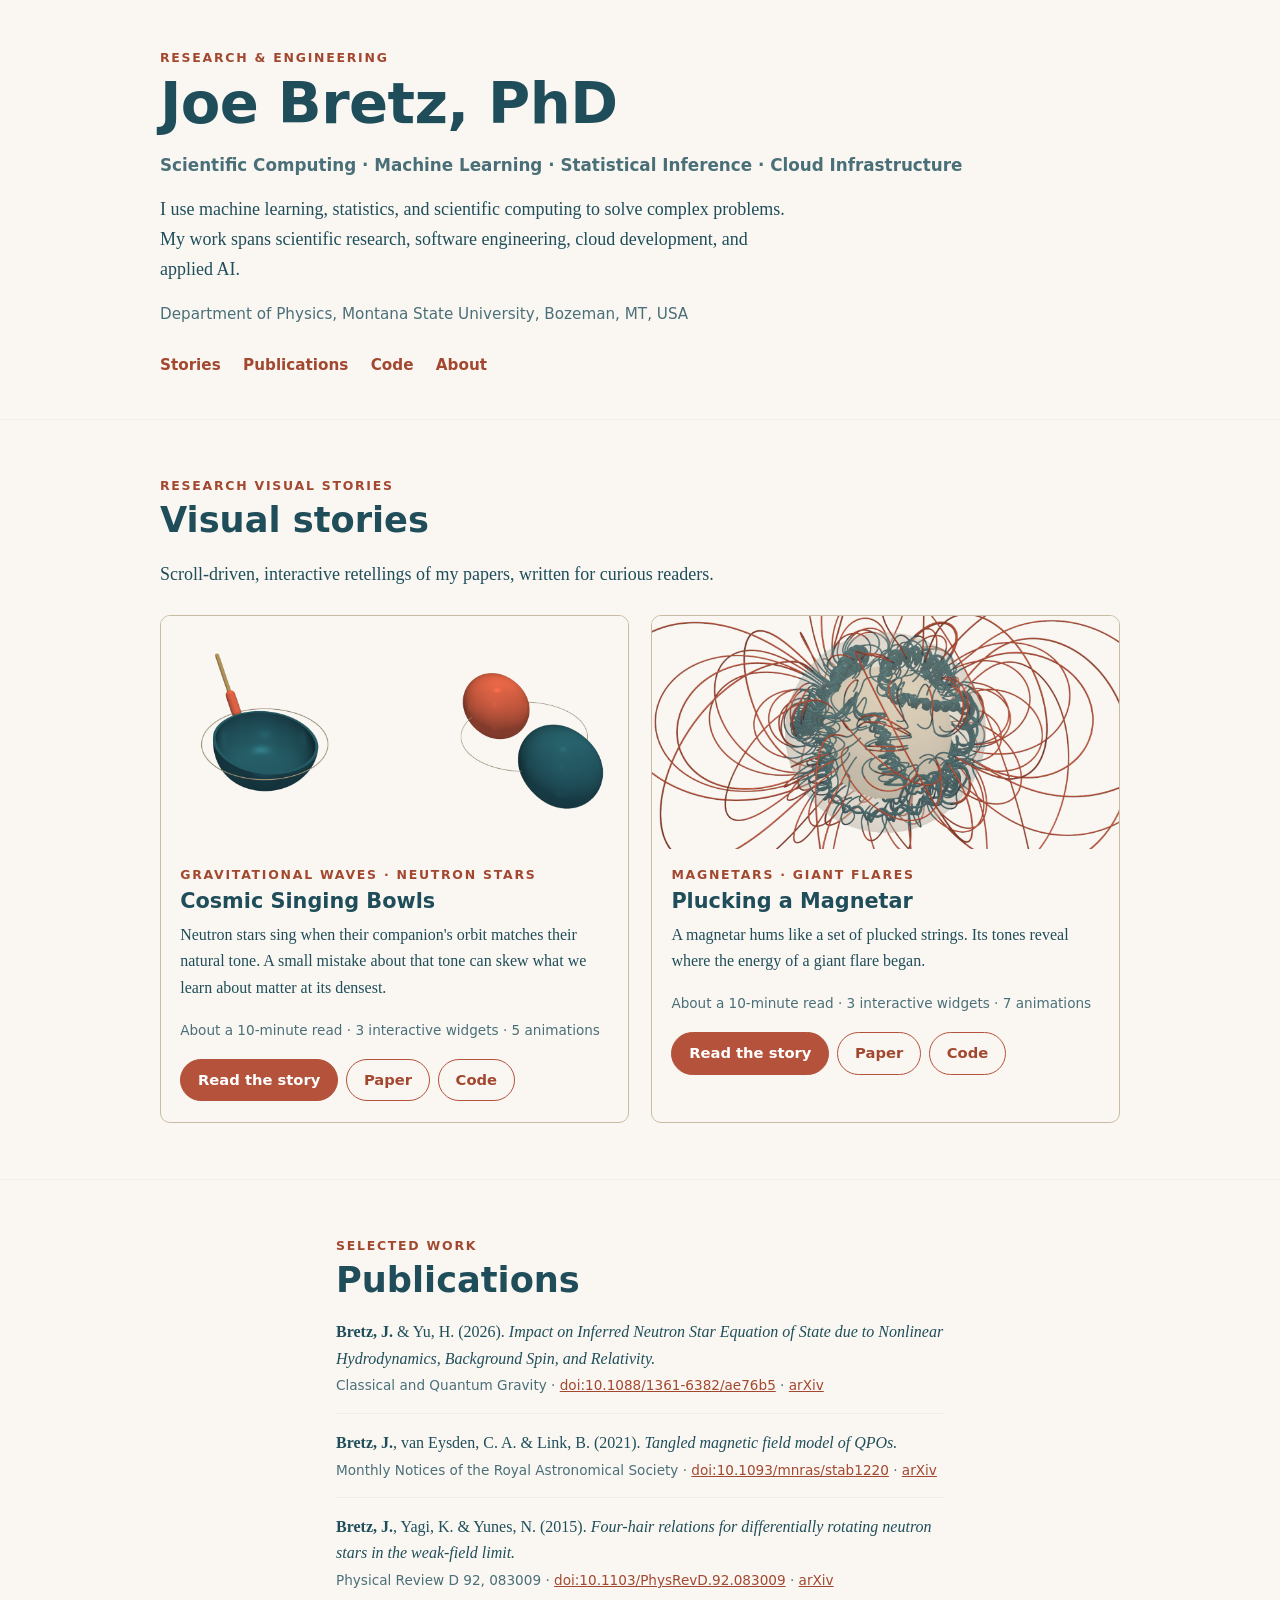
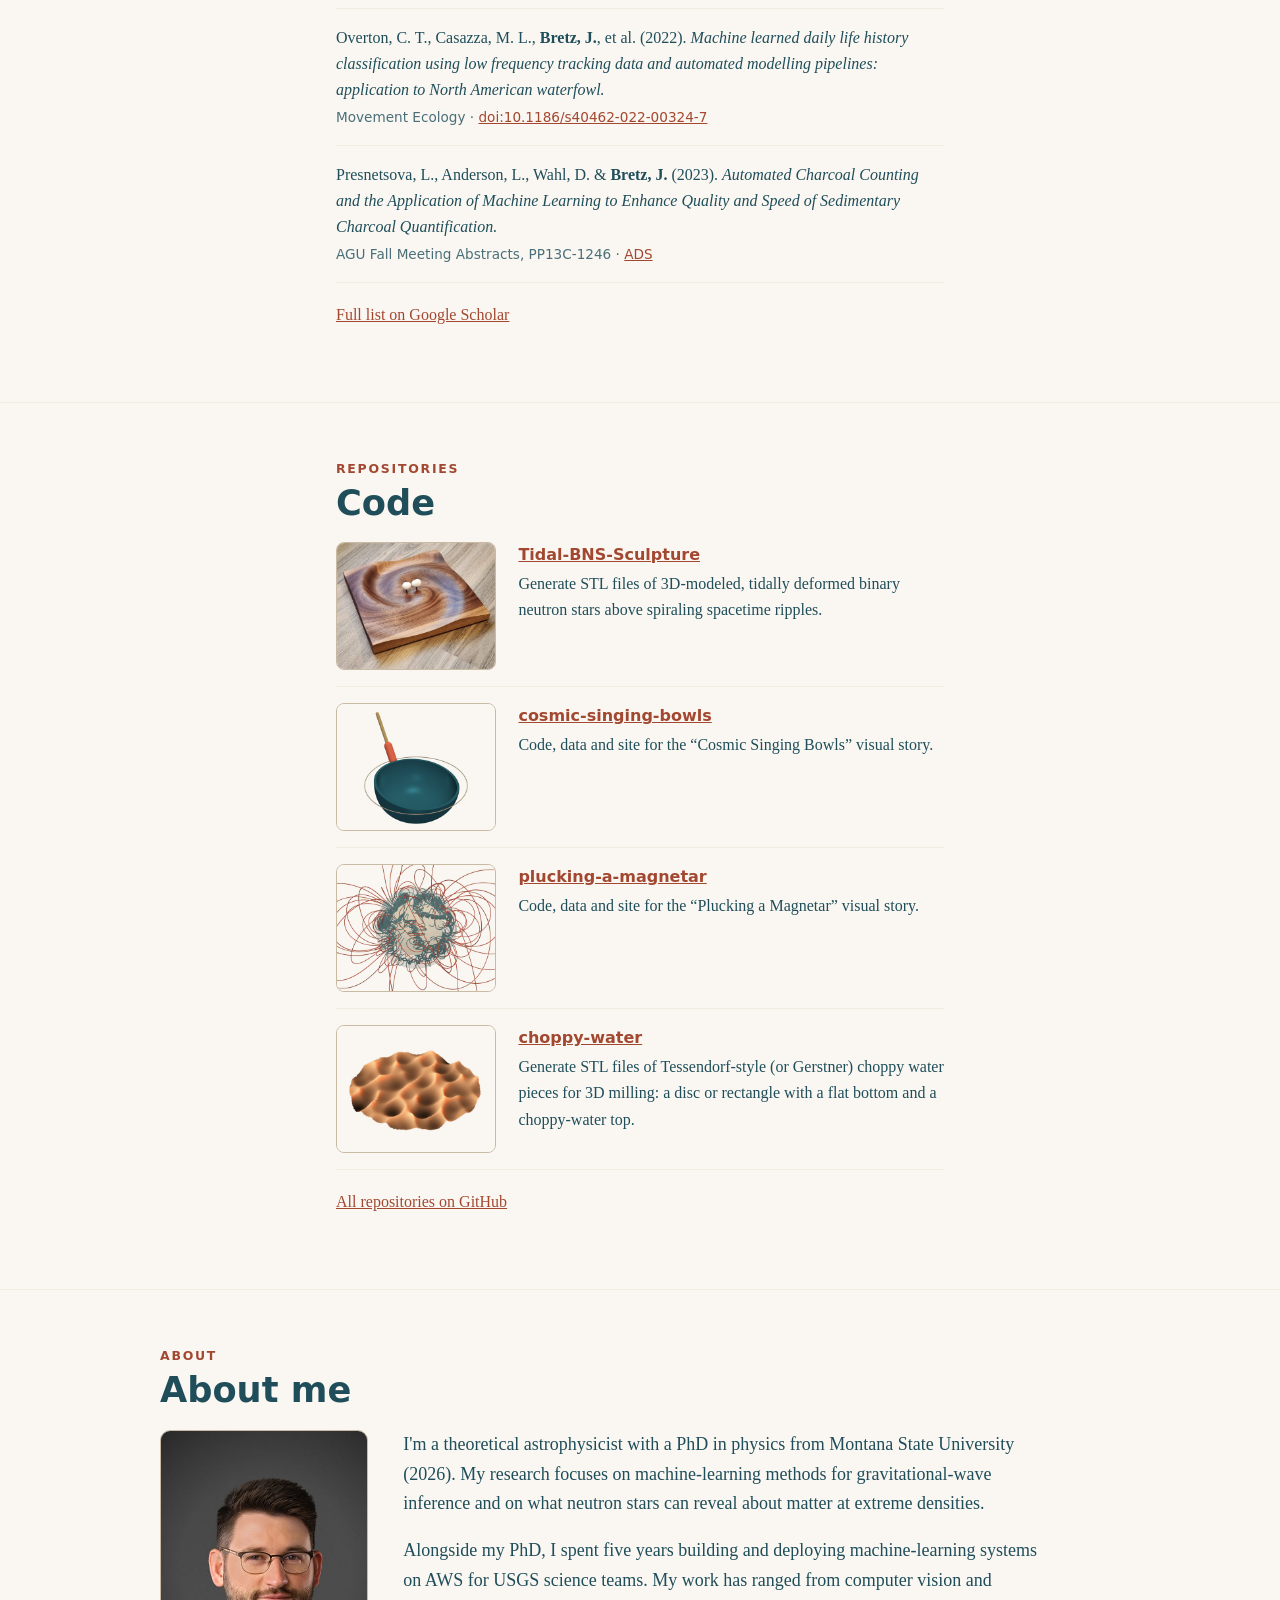
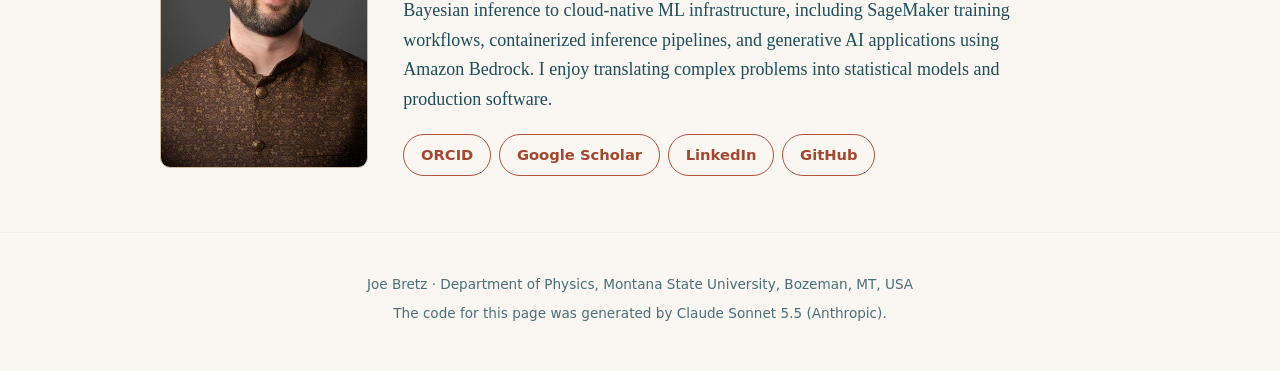
<file: index.html>
<!doctype html>
<html lang="en">
<head>
  <meta charset="utf-8">
  <meta name="viewport" content="width=device-width, initial-scale=1">
  <title>Joe Bretz | Physicist | AI &amp; ML Engineer | Data Scientist | Cloud Developer</title>
  <meta name="description" content="Joe Bretz: physicist and AI/ML engineer. Research on gravitational waves and neutron stars, interactive visual stories, publications and code.">
  <link rel="canonical" href="https://astrojoebretz.github.io/">

  <meta property="og:type" content="website">
  <meta property="og:title" content="Joe Bretz | Physicist | AI &amp; ML Engineer | Data Scientist | Cloud Developer">
  <meta property="og:description" content="Research on gravitational waves and neutron stars, interactive visual stories, publications and code.">
  <meta property="og:image" content="https://astrojoebretz.github.io/assets/og-image.png">
  <meta property="og:image:width" content="1200">
  <meta property="og:image:height" content="630">
  <meta property="og:image:alt" content="A singing bowl with a mallet beside two orbiting neutron stars">
  <meta property="og:url" content="https://astrojoebretz.github.io/">

  <link rel="icon" href="data:image/svg+xml,%3Csvg xmlns='http://www.w3.org/2000/svg' viewBox='0 0 32 32'%3E%3Cpath d='M3 12h26c0 9-6 15-13 15S3 21 3 12z' fill='%231F4E5A'/%3E%3Ccircle cx='24' cy='8' r='3.5' fill='%23B5523B'/%3E%3C/svg%3E">
  <link rel="stylesheet" href="css/style.css">
</head>
<body>
  <a class="skip" href="#main">Skip to main content</a>

  <header class="hero">
    <div class="wide">
      <div class="kicker">Research &amp; engineering</div>
      <h1>Joe Bretz, PhD</h1>
      <p class="role">Scientific Computing &middot; Machine Learning &middot; Statistical Inference &middot; Cloud Infrastructure</p>
      <p class="lede">I use machine learning, statistics, and scientific computing to solve complex problems. My work spans scientific research, software engineering, cloud development, and applied AI.</p>
      <p class="affil">Department of Physics, Montana State University, Bozeman, MT, USA</p>
      <nav aria-label="Page sections">
        <ul>
          <li><a href="#stories">Stories</a></li>
          <li><a href="#publications">Publications</a></li>
          <li><a href="#code">Code</a></li>
          <li><a href="#about">About</a></li>
        </ul>
      </nav>
    </div>
  </header>

  <main id="main">
    <section id="stories" aria-labelledby="stories-h">
      <div class="wide">
        <div class="kicker">Research visual stories</div>
        <h2 id="stories-h">Visual stories</h2>
        <p class="intro">Scroll-driven, interactive retellings of my papers, written for curious readers.</p>
        <div class="stories">
          <!-- Story card: copy this whole <article> to add a story (see README.md) -->
          <!-- Cosmic Singing Bowls -->
          <article class="card story">
            <a class="thumb" href="/cosmic-singing-bowls/">
              <img src="assets/thumbnails/cosmic-singing-bowls.png" width="1600" height="720"
                   alt="A suede-wrapped mallet circling a singing bowl beside two orbiting neutron stars" loading="lazy">
            </a>
            <div class="body">
              <div class="kicker">Gravitational waves &middot; Neutron stars</div>
              <h3><a href="/cosmic-singing-bowls/">Cosmic Singing Bowls</a></h3>
              <p>Neutron stars sing when their companion's orbit matches their natural tone. A small mistake about that tone can skew what we learn about matter at its densest.</p>
              <p class="meta">About a 10-minute read &middot; 3 interactive widgets &middot; 5 animations</p>
              <div class="actions">
                <a class="btn" href="/cosmic-singing-bowls/">Read the story</a>
                <a class="btn ghost" href="https://arxiv.org/abs/2602.04951" rel="noopener">Paper</a>
                <a class="btn ghost" href="https://github.com/AstroJoeBretz/cosmic-singing-bowls" rel="noopener">Code</a>
              </div>
            </div>
          </article>
          <!-- Plucking a Magnetar -->
          <article class="card story">
            <a class="thumb" href="/plucking-a-magnetar/">
              <img src="assets/thumbnails/plucking-a-magnetar.png" width="1600" height="720"
                  alt="Twisted magnetic field lines coiled just below a magnetar's surface, joining smooth loops outside" loading="lazy">
            </a>
            <div class="body">
              <div class="kicker">Magnetars &middot; Giant flares</div>
              <h3><a href="/plucking-a-magnetar/">Plucking a Magnetar</a></h3>
              <p>A magnetar hums like a set of plucked strings. Its tones reveal where the energy of a giant flare began.</p>
              <p class="meta">About a 10-minute read &middot; 3 interactive widgets &middot; 7 animations</p>
              <div class="actions">
                <a class="btn" href="/plucking-a-magnetar/">Read the story</a>
                <a class="btn ghost" href="https://arxiv.org/abs/2206.09544" rel="noopener">Paper</a>
                <a class="btn ghost" href="https://github.com/AstroJoeBretz/plucking-a-magnetar" rel="noopener">Code</a>
              </div>
            </div>
          </article>
        </div>
      </div>
    </section>

    <section id="publications" aria-labelledby="pubs-h">
      <div class="inner">
        <div class="kicker">Selected work</div>
        <h2 id="pubs-h">Publications</h2>
        <ul class="pubs">
          <li>
            <b>Bretz, J.</b> &amp; Yu, H. (2026).
            <span class="title">Impact on Inferred Neutron Star Equation of State due to Nonlinear Hydrodynamics, Background Spin, and Relativity.</span>
            <span class="where meta">Classical and Quantum Gravity &middot; <a href="https://doi.org/10.1088/1361-6382/ae76b5" rel="noopener">doi:10.1088/1361-6382/ae76b5</a> &middot; <a href="https://arxiv.org/abs/2602.04951" rel="noopener">arXiv</a></span>
          </li>
          <li>
            <b>Bretz, J.</b>, van Eysden, C. A. &amp; Link, B. (2021).
            <span class="title">Tangled magnetic field model of QPOs.</span>
            <span class="where meta">Monthly Notices of the Royal Astronomical Society &middot; <a href="https://doi.org/10.1093/mnras/stab1220" rel="noopener">doi:10.1093/mnras/stab1220</a> &middot; <a href="https://arxiv.org/abs/2206.09544" rel="noopener">arXiv</a></span>
          </li>
          <li>
            <b>Bretz, J.</b>, Yagi, K. &amp; Yunes, N. (2015).
            <span class="title">Four-hair relations for differentially rotating neutron stars in the weak-field limit.</span>
            <span class="where meta">Physical Review D 92, 083009 &middot; <a href="https://doi.org/10.1103/PhysRevD.92.083009" rel="noopener">doi:10.1103/PhysRevD.92.083009</a> &middot; <a href="https://arxiv.org/abs/1507.02278" rel="noopener">arXiv</a></span>
          </li>
          <li>
            Overton, C. T., Casazza, M. L., <b>Bretz, J.</b>, et al. (2022).
            <span class="title">Machine learned daily life history classification using low frequency tracking data and automated modelling pipelines: application to North American waterfowl.</span>
            <span class="where meta">Movement Ecology &middot; <a href="https://doi.org/10.1186/s40462-022-00324-7" rel="noopener">doi:10.1186/s40462-022-00324-7</a></span>
          </li>
          <li>
            Presnetsova, L., Anderson, L., Wahl, D. &amp; <b>Bretz, J.</b> (2023).
            <span class="title">Automated Charcoal Counting and the Application of Machine Learning to Enhance Quality and Speed of Sedimentary Charcoal Quantification.</span>
            <span class="where meta">AGU Fall Meeting Abstracts, PP13C-1246 &middot; <a href="https://ui.adsabs.harvard.edu/abs/2023AGUFMPP13C1246P" rel="noopener">ADS</a></span>
          </li>
        </ul>
        <p class="more"><a href="https://scholar.google.com/citations?view_op=list_works&amp;hl=en&amp;user=k36jlxEAAAAJ" rel="noopener">Full list on Google Scholar</a></p>
      </div>
    </section>

    <section id="code" aria-labelledby="code-h">
      <div class="inner">
        <div class="kicker">Repositories</div>
        <h2 id="code-h">Code</h2>
        <ul class="repos">
          <!-- Repo row: copy this whole <li> to add a repo (480x384 image in assets/repos/) -->
          <!-- Tidal-BNS-Sculpture -->
          <li>
            <a class="repo-thumb" href="https://github.com/AstroJoeBretz/Tidal-BNS-Sculpture" rel="noopener" tabindex="-1" aria-hidden="true">
              <img src="assets/repos/tidal-bns-sculpture.jpg" width="480" height="384" alt="A walnut sculpture with a spiral of spacetime ripples around two white neutron stars" loading="lazy">
            </a>
            <div class="repo-text">
              <a href="https://github.com/AstroJoeBretz/Tidal-BNS-Sculpture" rel="noopener">Tidal-BNS-Sculpture</a>
              <p>Generate STL files of 3D-modeled, tidally deformed binary neutron stars above spiraling spacetime ripples.</p>
            </div>
          </li>
          <!-- cosmic-singing-bowls -->
          <li>
            <a class="repo-thumb" href="https://github.com/AstroJoeBretz/cosmic-singing-bowls" rel="noopener" tabindex="-1" aria-hidden="true">
              <img src="assets/repos/cosmic-singing-bowls.jpg" width="480" height="384" alt="A singing bowl and mallet from the Cosmic Singing Bowls story" loading="lazy">
            </a>
            <div class="repo-text">
              <a href="https://github.com/AstroJoeBretz/cosmic-singing-bowls" rel="noopener">cosmic-singing-bowls</a>
              <p>Code, data and site for the &ldquo;Cosmic Singing Bowls&rdquo; visual story.</p>
            </div>
          </li>
          <!-- plucking-a-magnetar -->
          <li>
            <a class="repo-thumb" href="https://github.com/AstroJoeBretz/plucking-a-magnetar" rel="noopener" tabindex="-1" aria-hidden="true">
              <img src="assets/repos/plucking-a-magnetar.jpg" width="480" height="384" alt="Twisted magnetic field lines coiled below a magnetar's surface" loading="lazy">
            </a>
            <div class="repo-text">
              <a href="https://github.com/AstroJoeBretz/plucking-a-magnetar" rel="noopener">plucking-a-magnetar</a>
              <p>Code, data and site for the &ldquo;Plucking a Magnetar&rdquo; visual story.</p>
            </div>
          </li>
          <!-- choppy-water -->
          <li>
            <a class="repo-thumb" href="https://github.com/AstroJoeBretz/choppy-water" rel="noopener" tabindex="-1" aria-hidden="true">
              <img src="assets/repos/choppy-water.jpg" width="480" height="384" alt="A 3D render of a disc with a choppy-water surface" loading="lazy">
            </a>
            <div class="repo-text">
              <a href="https://github.com/AstroJoeBretz/choppy-water" rel="noopener">choppy-water</a>
              <p>Generate STL files of Tessendorf-style (or Gerstner) choppy water pieces for 3D milling: a disc or rectangle with a flat bottom and a choppy-water top.</p>
            </div>
          </li>
        </ul>
        <p class="more"><a href="https://github.com/AstroJoeBretz" rel="noopener">All repositories on GitHub</a></p>
      </div>
    </section>

    <section id="about" aria-labelledby="about-h">
      <div class="wide">
        <div class="kicker">About</div>
        <h2 id="about-h">About me</h2>
        <div class="about">
          <div class="photo">
            <img src="assets/profile.jpg" width="400" height="650" alt="Portrait of Joe Bretz" loading="lazy">
          </div>
          <div>
            <p class="bio">I'm a theoretical astrophysicist with a PhD in physics from Montana State University (2026). My research focuses on machine-learning methods for gravitational-wave inference and on what neutron stars can reveal about matter at extreme densities.</p>
            <p class="bio">Alongside my PhD, I spent five years building and deploying machine-learning systems on AWS for USGS science teams. My work has ranged from computer vision and Bayesian inference to cloud-native ML infrastructure, including SageMaker training workflows, containerized inference pipelines, and generative AI applications using Amazon Bedrock. I enjoy translating complex problems into statistical models and production software.</p>
            <ul class="links" aria-label="Profiles">
              <li><a class="btn ghost" href="https://orcid.org/0000-0001-5054-0070" rel="noopener">ORCID</a></li>
              <li><a class="btn ghost" href="https://scholar.google.com/citations?view_op=list_works&amp;hl=en&amp;user=k36jlxEAAAAJ" rel="noopener">Google Scholar</a></li>
              <li><a class="btn ghost" href="https://www.linkedin.com/in/joe-bretz/" rel="noopener">LinkedIn</a></li>
              <li><a class="btn ghost" href="https://github.com/AstroJoeBretz" rel="noopener">GitHub</a></li>
            </ul>
          </div>
        </div>
      </div>
    </section>
  </main>

  <footer>
    <p>Joe Bretz &middot; Department of Physics, Montana State University, Bozeman, MT, USA</p>
    <p>The code for this page was generated by Claude Sonnet 5.5 (Anthropic).</p>
  </footer>
</body>
</html>
</file>
<file: css/style.css>
/* Landing page stylesheet. Same tokens as the "Cosmic Singing Bowls" story.
   Light theme only. All text >= 4.5:1 on --bg. */

:root {
  --bg: #FAF7F2;
  --panel: #F2ECE2;
  --ink: #1F4E5A;
  --ink-soft: #4A6F78;
  --clay: #B5523B;
  --clay-text: #A34830;     /* small clay-colored text and links */
  --sand: #C9BBA3;
  --gold: #C18A2C;          /* decorative only, never text */
  --gold-text: #8A5F10;
  --measure: 40rem;
  --wide: 62rem;
  --gutter: 1rem;
}

* { box-sizing: border-box; }
html { scroll-behavior: smooth; }
@media (prefers-reduced-motion: reduce) { html { scroll-behavior: auto; } }

body {
  margin: 0;
  background: var(--bg);
  color: var(--ink);
  font-family: Georgia, "Iowan Old Style", "Times New Roman", serif;
  font-size: 1.125rem;
  line-height: 1.65;
}

h1, h2, h3, .kicker, .btn, nav, footer, .meta, .role {
  font-family: "Segoe UI", system-ui, -apple-system, Helvetica, Arial, sans-serif;
}

a { color: var(--clay-text); }
img { display: block; max-width: 100%; height: auto; }
p { margin: 0 0 1.1rem; }

/* layout helpers */
.inner { max-width: var(--measure); margin: 0 auto; padding: 0 var(--gutter); }
.wide { max-width: var(--wide); margin: 0 auto; padding: 0 var(--gutter); }
section { padding: 3.5rem 0; border-top: 1px solid var(--panel); }
h1 { font-size: clamp(2.2rem, 6vw, 3.6rem); line-height: 1.08; letter-spacing: -.01em; margin: .3rem 0 1rem; }
h2 { font-size: clamp(1.6rem, 4vw, 2.2rem); line-height: 1.15; margin: .2rem 0 1.2rem; }

.kicker { color: var(--clay-text); font-size: .78rem; letter-spacing: .14em; text-transform: uppercase; font-weight: 600; }
.meta { font-size: .85rem; color: var(--ink-soft); }

/* hero */
.hero { padding: 3rem 0 2.5rem; border-top: 0; }
.hero .role { font-size: 1.05rem; font-weight: 600; color: var(--ink-soft); margin: 0 0 1rem; }
.hero .lede { max-width: var(--measure); }
.hero .affil { font-family: "Segoe UI", system-ui, -apple-system, Helvetica, Arial, sans-serif; font-size: .95rem; color: var(--ink-soft); margin: 0; }

/* nav */
nav ul { list-style: none; display: flex; flex-wrap: wrap; gap: .4rem 1.4rem; padding: 0; margin: 1.4rem 0 0; }
nav a { text-decoration: none; font-weight: 600; font-size: .95rem; }
nav a:hover { text-decoration: underline; }

/* buttons */
.btn {
  display: inline-block; background: var(--clay); color: #fff; padding: .5rem 1.05rem;
  border-radius: 99px; text-decoration: none; font-weight: 600; font-size: .92rem;
  border: 1.5px solid var(--clay);
}
.btn.ghost { background: transparent; color: var(--clay-text); }
.btn:hover { filter: brightness(.95); }
.actions { display: flex; flex-wrap: wrap; gap: .5rem; margin-top: .9rem; }

/* story cards */
.stories { display: grid; grid-template-columns: repeat(auto-fill, minmax(20rem, 1fr)); gap: 1.4rem; }
.card { background: var(--bg); border: 1px solid var(--sand); border-radius: 10px; overflow: hidden; display: flex; flex-direction: column; }
.card .thumb img { width: 100%; aspect-ratio: 2 / 1; object-fit: cover; background: var(--panel); }
.card .body { padding: 1rem 1.2rem 1.3rem; font-size: 1rem; }
.card h3 { margin: .2rem 0 .5rem; font-size: 1.3rem; line-height: 1.2; }
.card h3 a { color: var(--ink); text-decoration: none; }
.card h3 a:hover { text-decoration: underline; }

.intro, .bio { max-width: var(--measure); }
.intro { margin-bottom: 1.6rem; }

/* lists: publications and code */
.pubs, .repos { list-style: none; padding: 0; margin: 0; max-width: var(--measure); }
.pubs li, .repos li { padding: 1rem 0; border-bottom: 1px solid var(--panel); font-size: 1rem; }
.pubs li:first-child, .repos li:first-child { padding-top: 0; }
.pubs .title { font-style: italic; }
.pubs .where { display: block; margin-top: .15rem; }
.repos a { font-family: "Segoe UI", system-ui, -apple-system, Helvetica, Arial, sans-serif; font-weight: 600; }
.repos li { display: flex; gap: 1rem; align-items: flex-start; }
.repos .repo-thumb { flex: 0 0 7rem; }
.repos .repo-thumb img {
  width: 100%; aspect-ratio: 5 / 4; object-fit: cover;
  border: 1px solid var(--sand); border-radius: 8px; background: var(--panel);
}
.repos .repo-text { flex: 1; min-width: 0; }
.repos .repo-text p { margin: .15rem 0 0; }
@media (min-width: 701px) { .repos .repo-thumb { flex-basis: 10rem; } .repos li { gap: 1.4rem; } }
.more { margin-top: 1.2rem; font-size: 1rem; }

/* about */
.about { display: grid; grid-template-columns: 1fr; gap: 1.6rem; align-items: start; }
.about .photo { width: 11rem; }
.about .photo img {
  width: 100%; aspect-ratio: 8 / 13; object-fit: cover; object-position: top;
  border: 1px solid var(--sand); border-radius: 10px; background: var(--panel);
}
.links { list-style: none; display: flex; flex-wrap: wrap; gap: .5rem; padding: 0; margin: 1.2rem 0 0; }

/* accessibility */
.skip { position: absolute; left: -999px; top: 0; background: var(--ink); color: #fff; padding: .6rem 1rem; z-index: 20; font-family: "Segoe UI", system-ui, sans-serif; }
.skip:focus { left: 0; }
:focus-visible { outline: 3px solid var(--clay); outline-offset: 2px; }

footer { padding: 2.5rem var(--gutter); text-align: center; font-size: .85rem; color: var(--ink-soft); border-top: 1px solid var(--panel); }
footer p { margin: 0 0 .4rem; }

/* 404 */
.notfound { padding: 5rem 0; border-top: 0; }

@media (min-width: 701px) {
  .about { grid-template-columns: 13rem 1fr; gap: 2.2rem; }
  .about .photo { width: auto; }
}

@media (max-width: 700px) {
  body { font-size: 1.05rem; }
  section { padding: 2.5rem 0; }
  .hero { padding: 2rem 0 1.75rem; }
  .stories { grid-template-columns: 1fr; }
}
</file>
